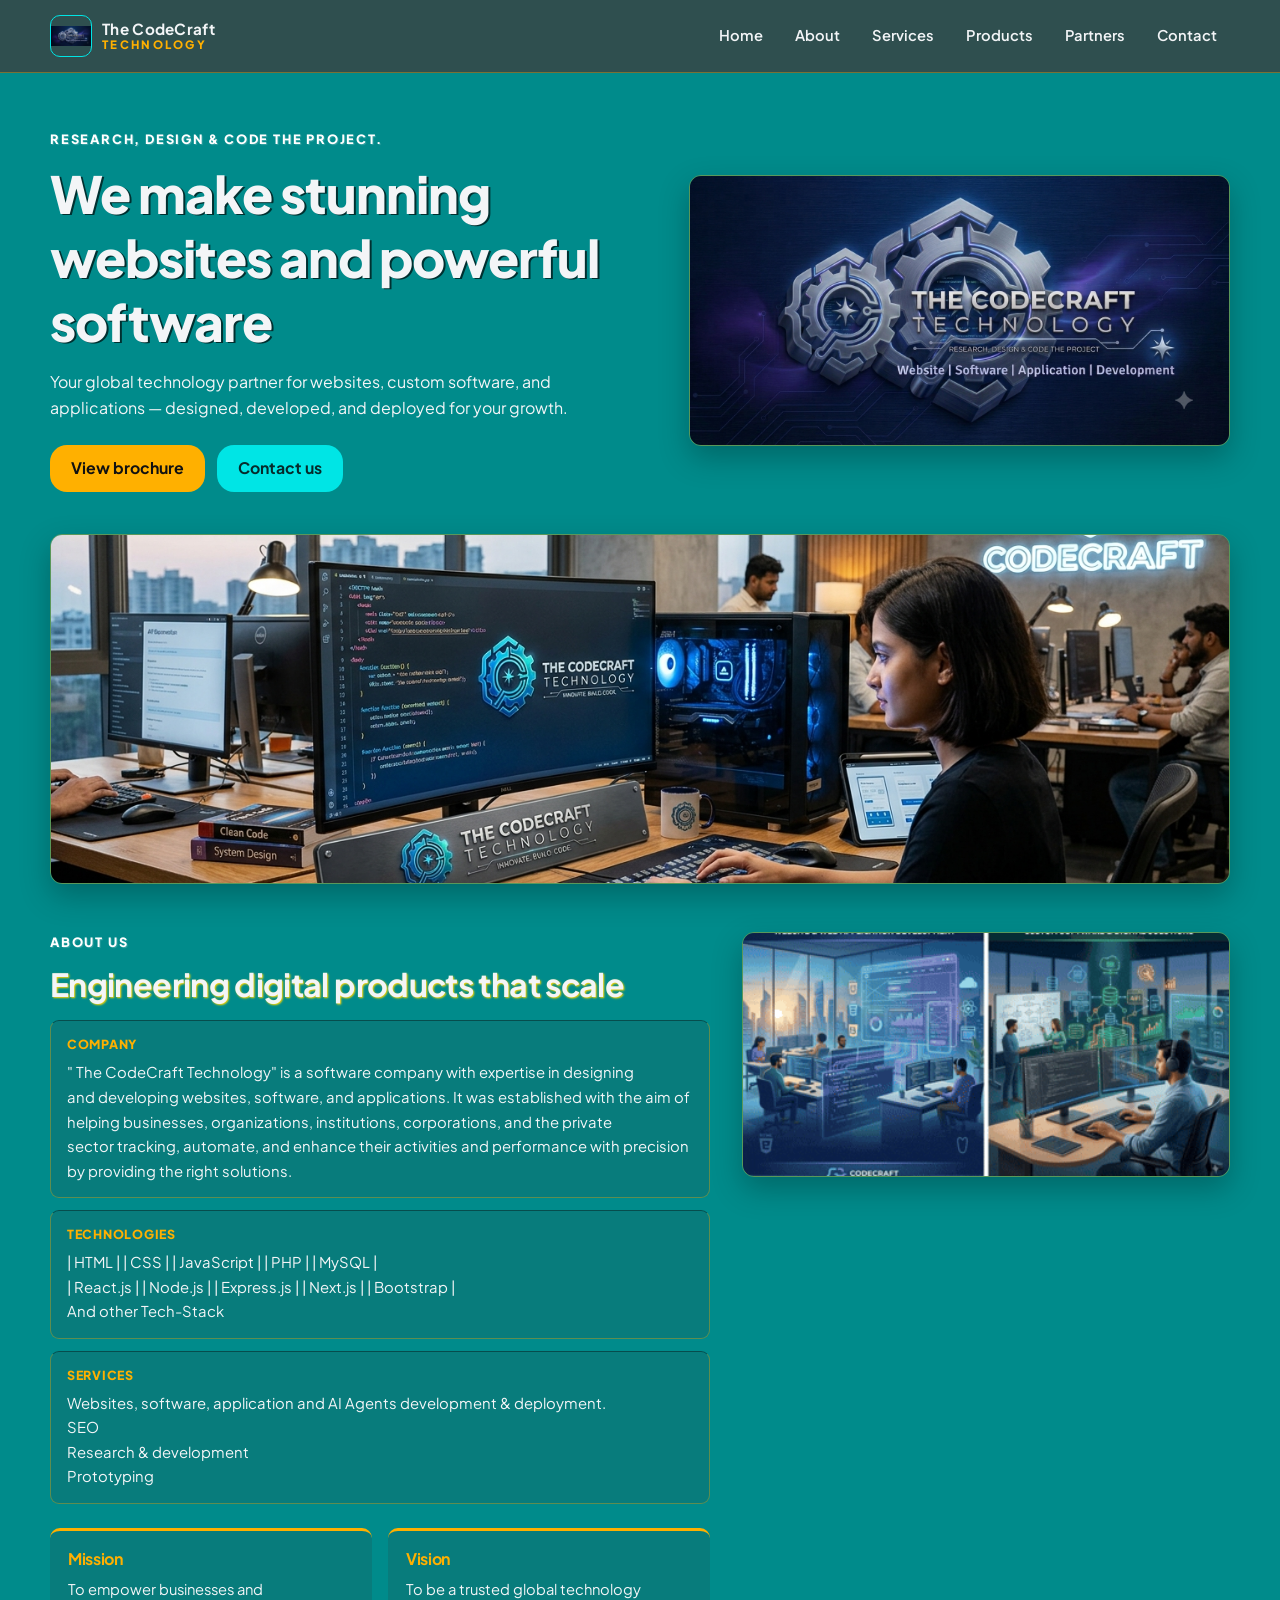
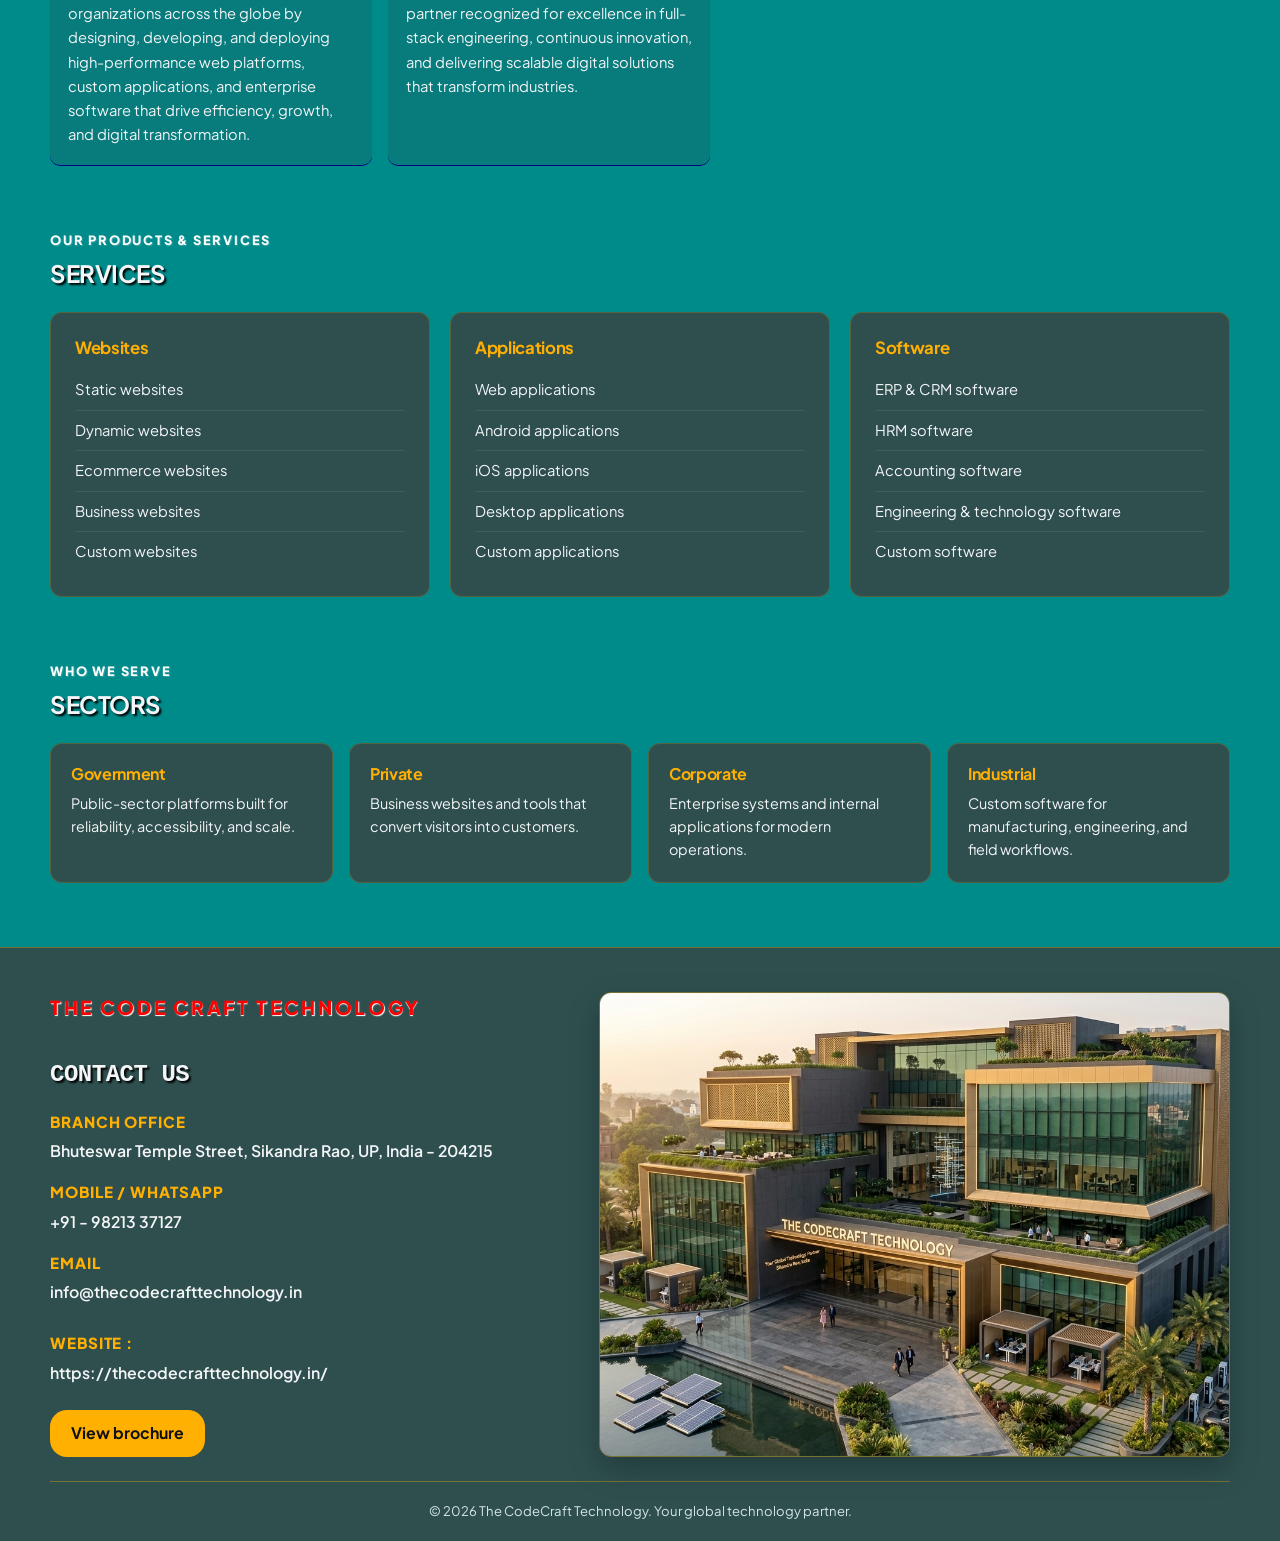
<file: index.html>
<!DOCTYPE html>
<html lang="en">
<head>
  <meta charset="UTF-8">
  <meta name="viewport" content="width=device-width, initial-scale=1.0">
  <meta name="description" content="The CodeCraft Technology — custom websites, software, and applications. Design, development, deployment, and SEO.">
  <meta name="keywords" content="web development, software development, application development, CodeCraft Technology">
  <meta name="author" content="The CodeCraft Technology">
  <title>The CodeCraft Technology</title>
  <link rel="preconnect" href="https://fonts.googleapis.com">
  <link rel="preconnect" href="https://fonts.gstatic.com" crossorigin>
  <link href="https://fonts.googleapis.com/css2?family=Plus+Jakarta+Sans:wght@400;500;600;700;800&display=swap" rel="stylesheet">
  <link rel="stylesheet" href="style.css">
  <style>
    /* Sticky Header Implementation */
    /*.site-header {
      position: sticky;
      top: 0;
      z-index: 1000;
      background-color: teal; /* Ensure this matches your site's background color */
      box-shadow: 0 2px 5px rgba(0,0,0,0.1); /* Optional: adds a subtle shadow when scrolling */
   } */
  </style>
</head>
<body>

  <a class="skip-link" href="#main">Skip to content</a>

  <header class="site-header">
    <div class="header-inner">
      <a class="brand" href="index.html">
        <span class="brand-mark"><img src="IMLH.png" alt="header-logo"></span>
        <span class="brand-text">
        <strong>The CodeCraft</strong>
          <span>Technology</span>
        </span>
      </a>

      <input type="checkbox" id="nav-toggle" class="nav-toggle" hidden>
      <label for="nav-toggle" class="nav-toggle-btn" aria-label="Open menu">
        <span></span>
        <span></span>
        <span></span>
      </label>

      <nav class="menu" aria-label="Primary">
        <ul>
          <li><a href="index.html">Home</a></li>
          <li><a href="#about">About</a></li>
          <li><a href="#services">Services</a></li>
          <li><a href="products.html">Products</a></li>
          <li><a href="#partners">Partners</a></li>
          <li><a href="contact.html">Contact</a></li>
        </ul>
      </nav>
    </div>
  </header>

  <section class="hero" id="home">
    <div class="hero-copy">
      <p class="eyebrow">Research, Design & Code the project.</p>
      <h1>We make stunning websites and powerful software</h1>
      <p class="lede">Your global technology partner for websites, custom software, and applications — designed, developed, and deployed for your growth.</p>
      <div class="hero-actions">
        <a class="btn btn-primary" href="Brochure.pdf" target="_blank" rel="noopener">View brochure</a>
        <a class="btn btn-ghost" href="contact.html">Contact us</a>
      </div>
    </div>
    <div class="hero-visual">
      <img src="IM.png" class="display-image" alt="The CodeCraft Technology — website, software, and application development">
    </div>
  </section>

  <figure class="banner">
    <img src="IM-4.png" alt="CodeCraft studio — teams building websites, software, and applications">
  </figure>

  <main id="main">
    <section class="about" id="about">
      <div class="about-copy">
        <p class="eyebrow">About us</p>
        <h2>Engineering digital products that scale</h2>
        <dl class="about-facts">
          <div>
            <dt>Company</dt>
            <dd>" The CodeCraft Technology" is a software company with expertise in designing <br> 
              and developing websites, software, and applications. It was established with the aim of helping businesses, organizations, institutions, corporations, and the private <br>
              sector tracking, automate, and enhance their activities and performance with precision by providing the right solutions.
            </dd>
          </div>
          <div>
            <dt>Technologies</dt>
            <dd> | HTML |  | CSS |  | JavaScript |  | PHP |  | MySQL |  <br>
              | React.js |  | Node.js |  | Express.js |  | Next.js |  | Bootstrap | <br>
              And other Tech-Stack</dd>
          </div>
          <div>
            <dt>Services</dt>
            <dd>Websites, software, application and AI Agents development &amp; deployment.<br>
                SEO <br> Research & development <br> Prototyping</dd>
          </div>
        </dl>
        <div class="mission-grid">
          <article>
            <h3>Mission</h3>
            <p>To empower businesses and organizations across the globe by designing, developing, and deploying high-performance web platforms, custom applications, and enterprise software that drive efficiency, growth, and digital transformation.</p>
          </article>
          <article>
            <h3>Vision</h3>
            <p>To be a trusted global technology partner recognized for excellence in full-stack engineering, continuous innovation, and delivering scalable digital solutions that transform industries.</p>
          </article>
        </div>
      </div>
      <div class="about-visual">
        <img src="Animation.gif" alt="CodeCraft product animation">
      </div>
    </section>

    <section class="services" id="services">
      <div class="section-head">
        <p class="eyebrow">Our products & services</p>
        <h2>SERVICES</h2>
      </div>
      <div class="service-grid">
        <article class="card">
          <h3><a href="Brochure.pdf" target="_blank" rel="noopener">Websites</a></h3>
          <ul>
            <li>Static websites</li>
            <li>Dynamic websites</li>
            <li>Ecommerce websites</li>
            <li>Business websites</li>
            <li>Custom websites</li>
          </ul>
        </article>
        <article class="card">
          <h3><a href="Brochure.pdf" target="_blank" rel="noopener">Applications</a></h3>
          <ul>
            <li>Web applications</li>
            <li>Android applications</li>
            <li>iOS applications</li>
            <li>Desktop applications</li>
            <li>Custom applications</li>
          </ul>
        </article>
        <article class="card">
          <h3><a href="Brochure.pdf" target="_blank" rel="noopener">Software</a></h3>
          <ul>
            <li>ERP &amp; CRM software</li>
            <li>HRM software</li>
            <li>Accounting software</li>
            <li>Engineering &amp; technology software</li>
            <li>Custom software</li>
          </ul>
        </article>
      </div>
    </section>

    <section class="partners" id="partners">
      <div class="section-head">
        <p class="eyebrow">Who we serve</p>
        <h2>SECTORS</h2>
      </div>
      <div class="partner-grid">
        <article class="partner-card">
          <h3>Government</h3>
          <p>Public-sector platforms built for reliability, accessibility, and scale.</p>
        </article>
        <article class="partner-card">
          <h3>Private</h3>
          <p>Business websites and tools that convert visitors into customers.</p>
        </article>
        <article class="partner-card">
          <h3>Corporate</h3>
          <p>Enterprise systems and internal applications for modern operations.</p>
        </article>
        <article class="partner-card">
          <h3>Industrial</h3>
          <p>Custom software for manufacturing, engineering, and field workflows.</p>
        </article>
      </div>
    </section>
  </main>

  <footer class="footer" id="contact">
    <div class="footer-grid">
      <div class="contact-panel">
        <span class="eyebrow">The Code Craft Technology</span>
        <br><br>
        <code><h2>CONTACT US</h2></code>
        <ul class="contact-list">
          <li>
            <span>Branch office</span>
            <strong>Bhuteswar Temple Street, Sikandra Rao, UP, India - 204215</strong>
          </li>
          <li>
            <span>Mobile / WhatsApp</span>
            <a href="tel:+919821337127">+91 - 98213 37127</a>
          </li>
          <li>
            <span>Email</span>
            <a href="mailto:info@thecodecrafttechnology.in">info@thecodecrafttechnology.in</a><br><br>
            <span>Website :</span>
            <a href="https://thecodecrafttechnology.in/" target="_blank">https://thecodecrafttechnology.in/</a>
          </li>
        </ul>
        <a class="btn btn-primary" href="Brochure.pdf" target="_blank" rel="noopener">View brochure</a>
      </div>
      <div class="footer-visual">
        <img src="CCDB.png" alt="The CodeCraft Technology — your global technology partner">
      </div>
    </div>
    <p class="copyright">© 2026 The CodeCraft Technology. Your global technology partner.</p>
  </footer>

</body>
</html>
</file>
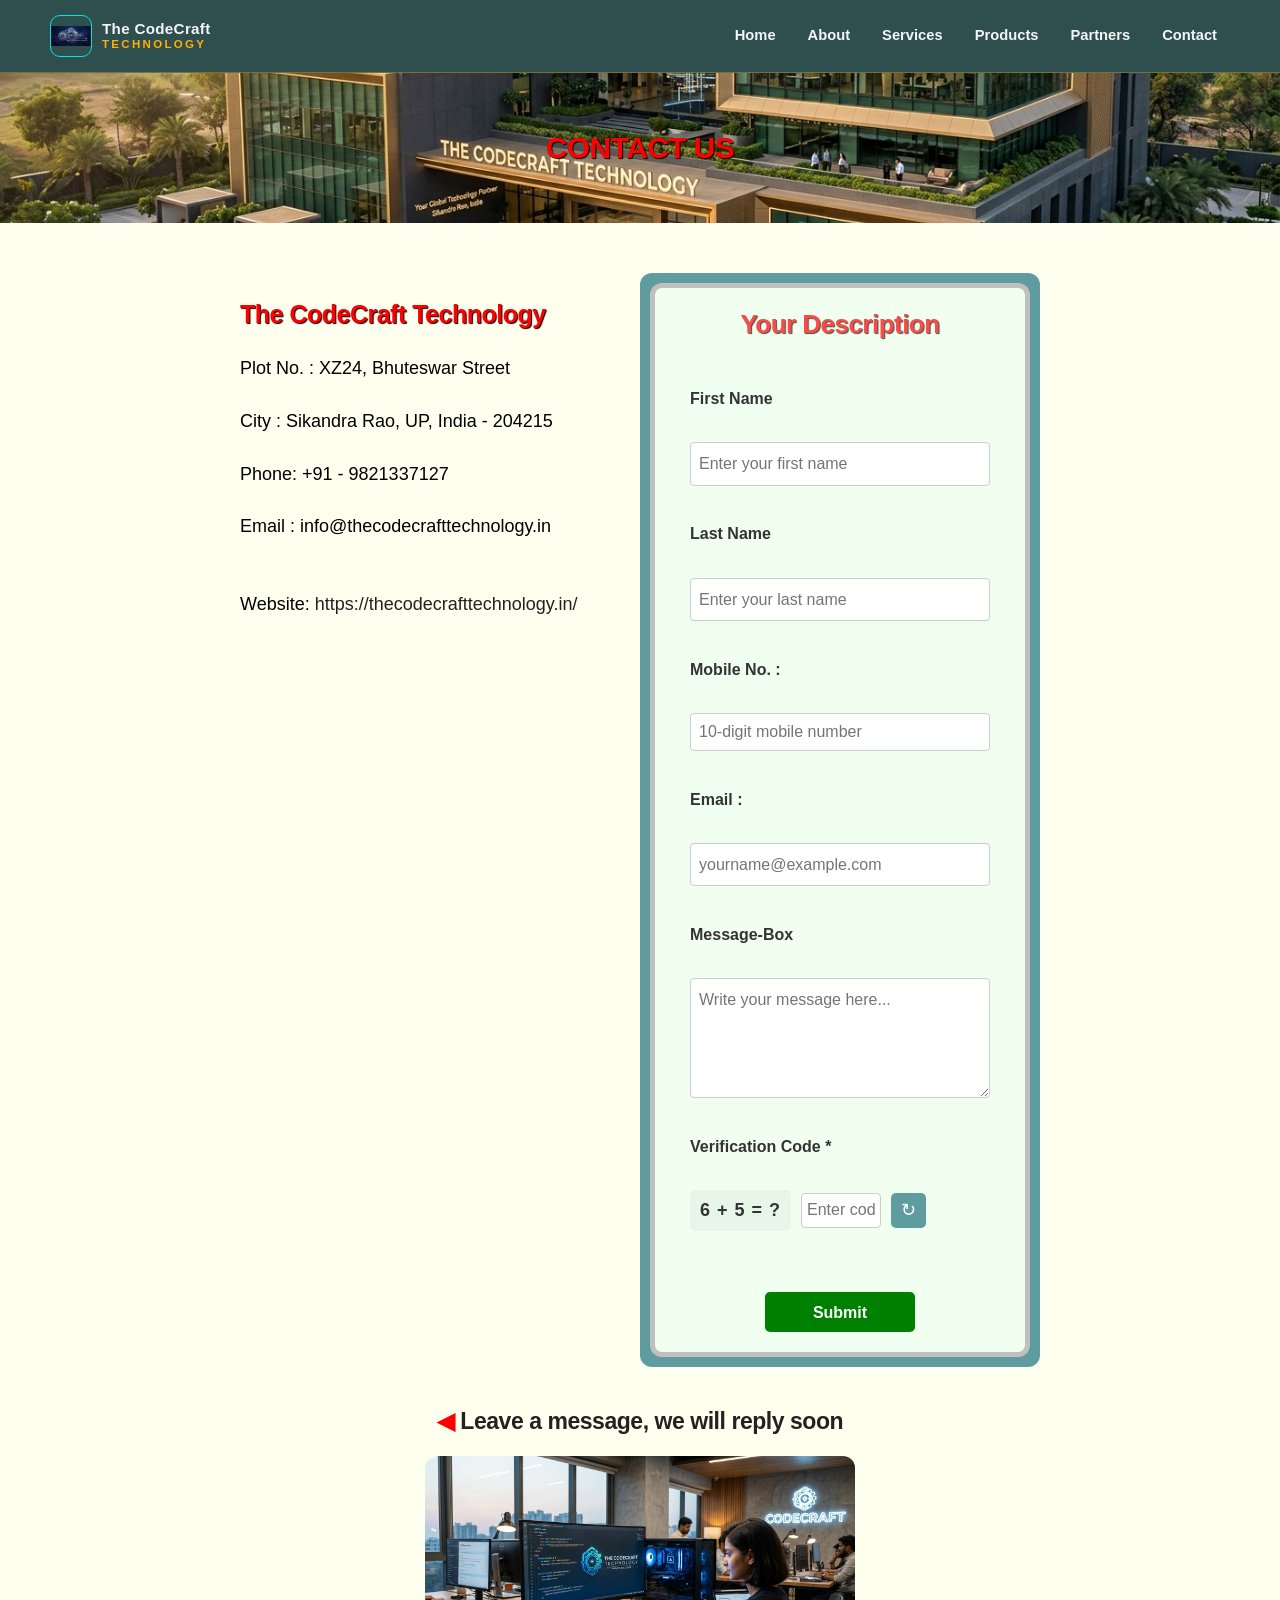
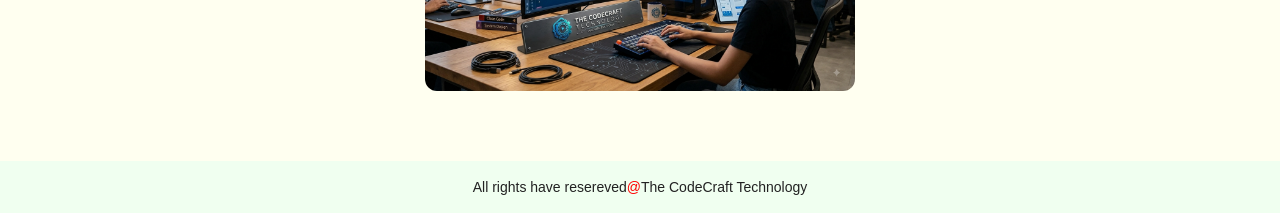
<file: contact.html>
<!DOCTYPE html>
<html lang="en">
<head>
    <meta charset="UTF-8">
    <meta name="viewport" content="width=device-width, initial-scale=1.0">
    <title>Contact Us</title>
    <link rel="stylesheet" href="style.css">  
    <link rel="stylesheet" href="contact.css"> 
</head>
<body>
       <div id="header"></div> 
  
    <div id="header_contact">
        <h1>CONTACT US</h1>
    </div>
  
   <div id="contactMe">
    <div class="address">
        <br>
        <h2>The CodeCraft Technology</h2>
        <br>
        <p>Plot No. : XZ24, Bhuteswar Street</p><br>
        <p>City : Sikandra Rao, UP, India - 204215</p><br>
        <p>Phone: +91 - 9821337127</p><br>
        <p>Email : info@thecodecrafttechnology.in</p><br><br>
        <p>Website: <a href="https://thecodecrafttechnology.in/" target="_blank">https://thecodecrafttechnology.in/</a></p>
    </div>
    <div class="formInfo">
        <form id="userform" novalidate>
            <!-- Formspree के लिए ज़रूरी हिडन फील्ड्स -->
            <input type="hidden" name="_subject" value="New Contact Form Submission - The CodeCraft Technology">
            <input type="hidden" name="_replyto" id="_replyto" value="">
            
            <h2>Your Description</h2>
            <br>
            
            <!-- Label aur Input ka connection id se hota hai -->
            <label for="name">First Name</label>
            <br>
            <input type="text" name="name" id="name" class="name" autocomplete="given-name" placeholder="Enter your first name">
            <br>
            
            <label for="lastname">Last Name</label>
            <br>
            <input type="text" name="lastname" id="lastname" class="lastname" autocomplete="family-name" placeholder="Enter your last name">
            <br>
            
            <label for="mobile">Mobile No. :</label>
            <br>
            <input type="text" name="mobile" id="mobile" class="number" inputmode="numeric" autocomplete="tel" placeholder="10-digit mobile number">
            <br>
            
            <label for="email">Email :</label>
            <br>
            <input type="email" name="email" id="email" class="email" autocomplete="email" placeholder="yourname@example.com">
            <br>
            
            <label for="message-box">Message-Box</label>
            <br>
            <textarea id="message-box" class="Message-Box" name="message" maxlength="500" placeholder="Write your message here..."></textarea>
            <br>

            <!-- Authentication: simple verification code -->
            <label for="captcha-input">Verification Code *</label>
            <br>
            <div class="captcha-row">
                <span id="captcha-question">0 + 0 = ?</span>
                <input type="text" id="captcha-input" class="captcha-input" inputmode="numeric" autocomplete="off" placeholder="Enter code">
                <button type="button" id="captcha-refresh" title="New code">&#8635;</button>
            </div>
            <span id="captcha-error" class="error-message"></span>
            <span id="captcha-value" hidden></span>
            <br>
            
            <button type="submit" class="submit">Submit</button>
            <span id="form-success" class="form-success"></span>
        </form> 
    </div>
    <div class="form_image">
        <h3> <strong style="color:red">◀</strong> Leave a message, we will reply soon</h3>
        <img src="IM-4.png" alt="image" id="reply_image">
    </div>

   </div>
   <div class="bottom">
    <p>All rights have resereved<font style="color:red">@</font>The CodeCraft Technology</p>
   </div>


<script src="header.js"></script>
<script src="contact.js"></script>
</body>
</html>
</file>
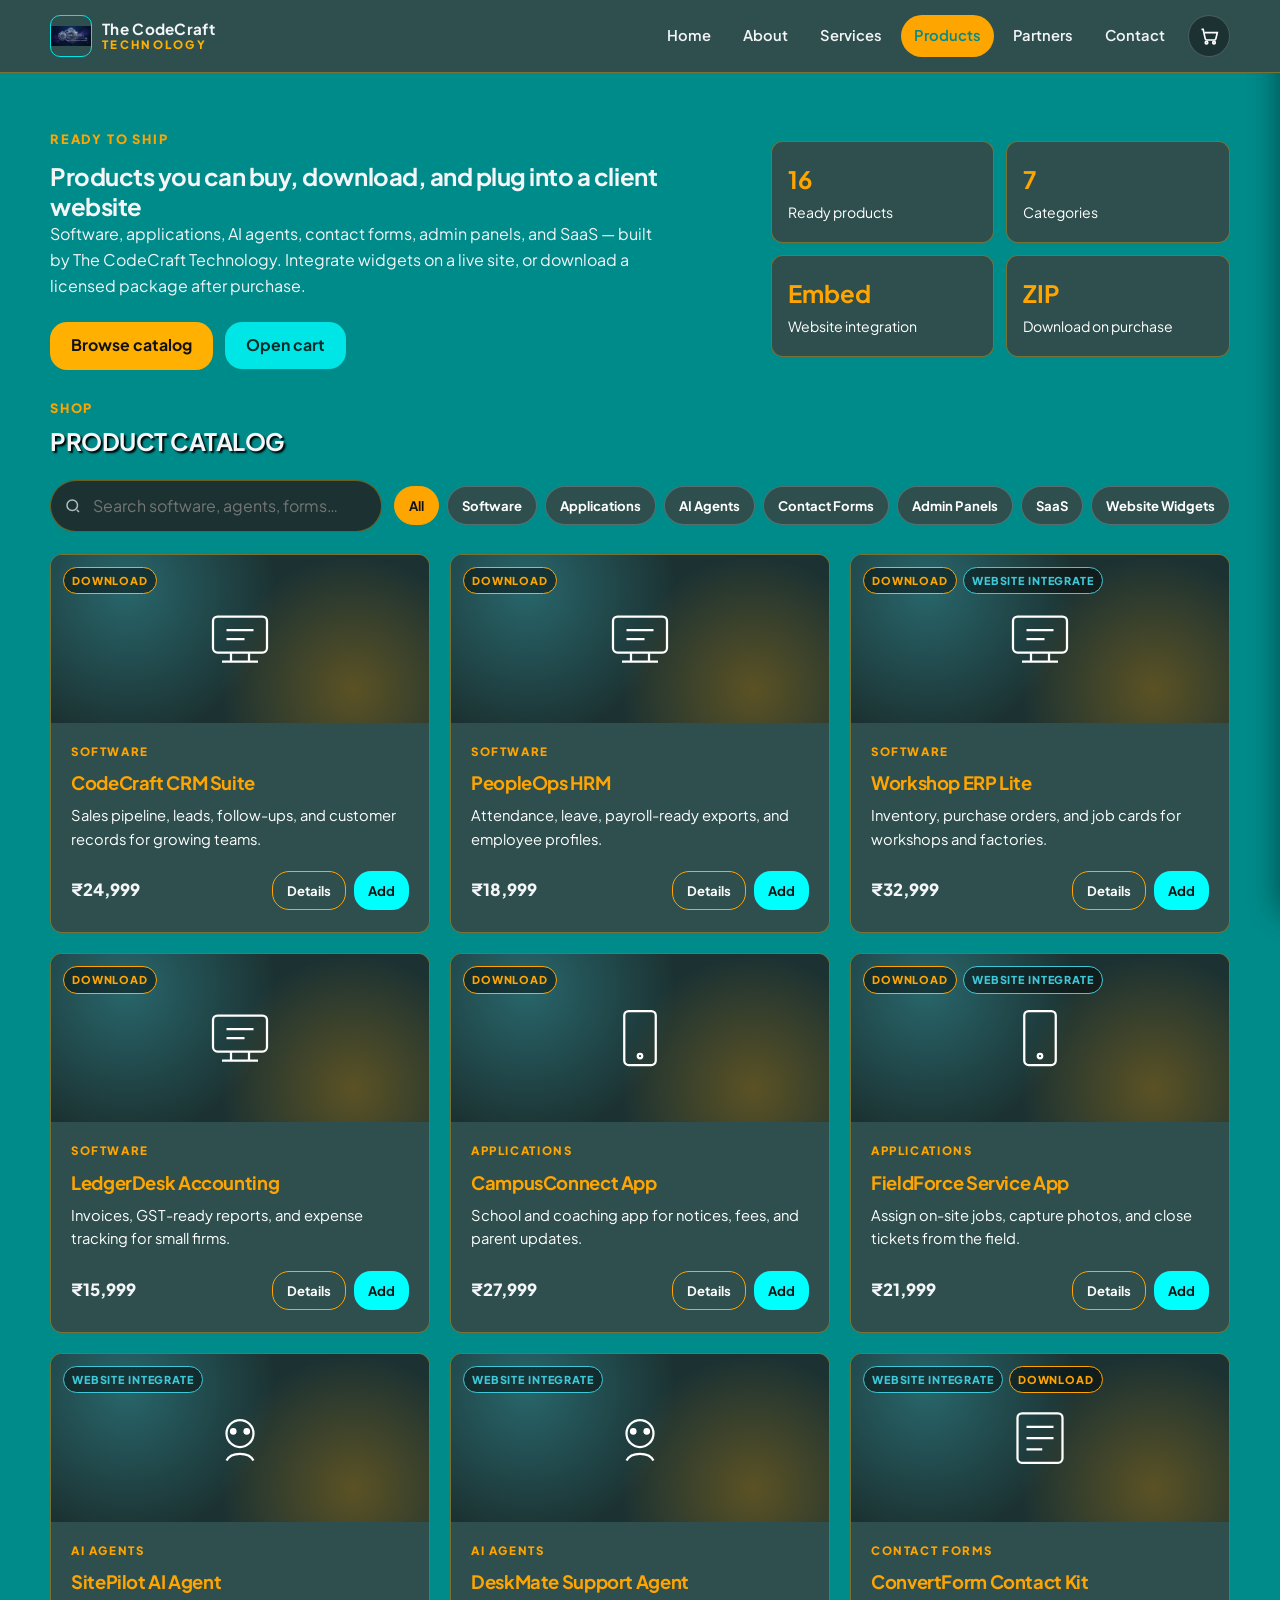
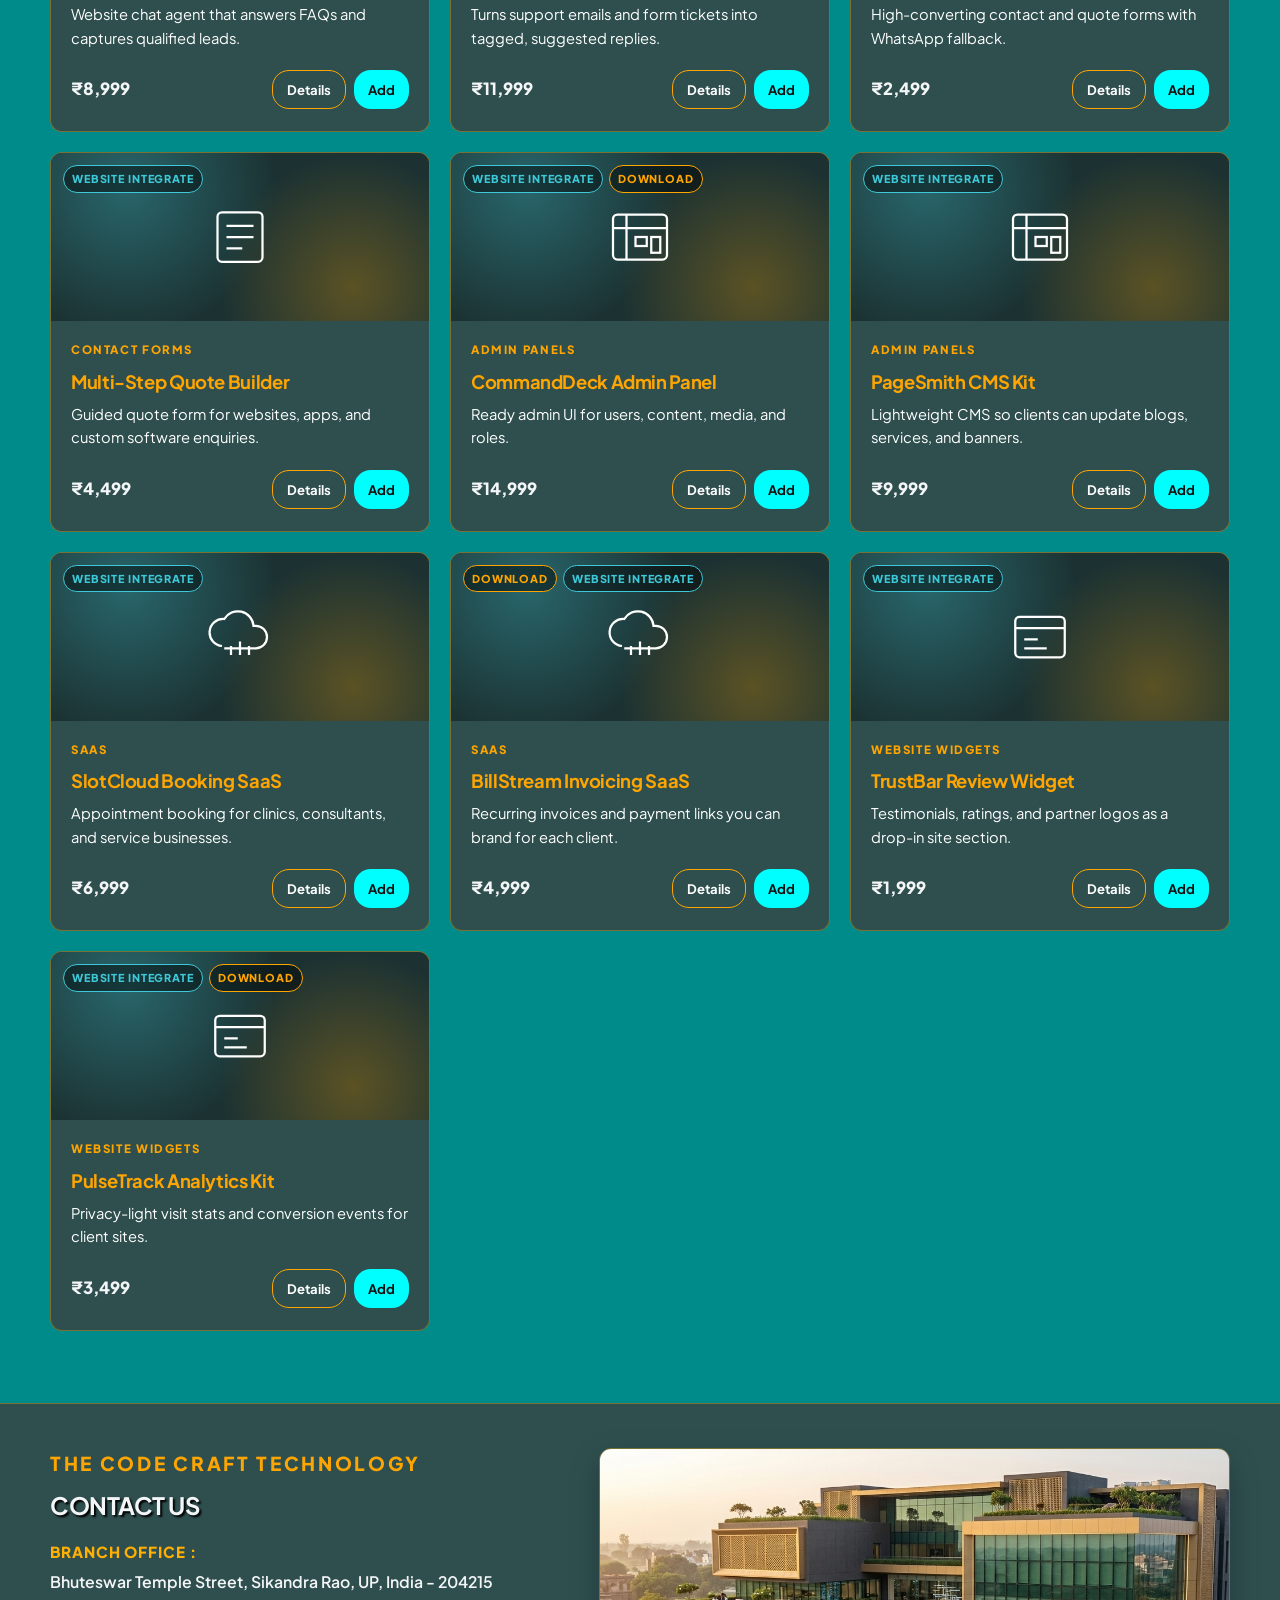
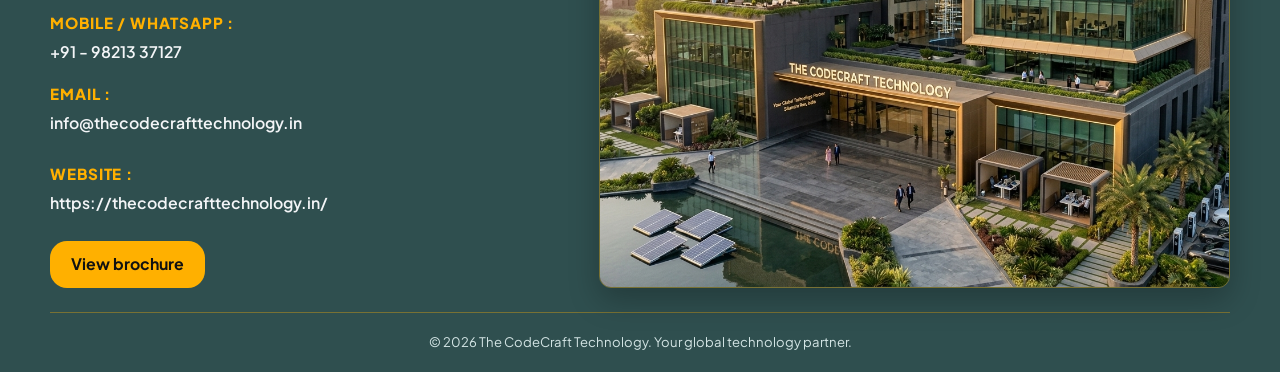
<file: products.html>
<!DOCTYPE html>
<html lang="en">
<head>
  <meta charset="UTF-8">
  <meta name="viewport" content="width=device-width, initial-scale=1.0">
  <meta name="description" content="CodeCraft products — software, applications, AI agents, contact forms, admin panels, and SaaS you can buy, download, or embed on a client website.">
  <meta name="keywords" content="software products, SaaS, AI agents, admin panels, contact forms, CodeCraft Technology">
  <meta name="author" content="The CodeCraft Technology">
  <title>Products — The CodeCraft Technology</title>
  <link rel="preconnect" href="https://fonts.googleapis.com">
  <link rel="preconnect" href="https://fonts.gstatic.com" crossorigin>
  <link href="https://fonts.googleapis.com/css2?family=Plus+Jakarta+Sans:wght@400;500;600;700;800&display=swap" rel="stylesheet">
  <link rel="stylesheet" href="style.css">
  <link rel="stylesheet" href="products.css">
</head>
<body class="products-page">
  <a class="skip-link" href="#main">Skip to content</a>
  <header class="site-header">
    <div class="header-inner">
      <a class="brand" href="index.html">
        <span class="brand-mark"><img src="IMLH.png" alt="The CodeCraft Technology logo"></span>
        <span class="brand-text">
          <strong>The CodeCraft</strong>
          <span>Technology</span>
        </span>
      </a>

      <input type="checkbox" id="nav-toggle" class="nav-toggle" hidden>
      <label for="nav-toggle" class="nav-toggle-btn" aria-label="Open menu">
        <span></span>
        <span></span>
        <span></span>
      </label>

      <div class="header-actions">
        <nav class="menu" aria-label="Primary">
          <ul>
            <li><a href="index.html">Home</a></li>
            <li><a href="index.html#about">About</a></li>
            <li><a href="index.html#services">Services</a></li>
            <li><a href="products.html" aria-current="page">Products</a></li>
            <li><a href="index.html#partners">Partners</a></li>
            <li><a href="contact.html">Contact</a></li>
          </ul>
        </nav>
        <button type="button" class="cart-btn" data-open-cart aria-label="Open shopping cart">
          <svg width="20" height="20" viewBox="0 0 24 24" fill="none" stroke="currentColor" stroke-width="2" aria-hidden="true">
            <circle cx="9" cy="20" r="1.5"></circle>
            <circle cx="18" cy="20" r="1.5"></circle>
            <path d="M3 4h2l2.4 11.2a2 2 0 0 0 2 1.6h8.8a2 2 0 0 0 2-1.5L22 8H7"></path>
          </svg>
          <span class="cart-count" id="cart-count" data-empty="true">0</span>
        </button>
      </div>
    </div>
  </header>
  <section class="products-hero">
    <div>
      <p class="eyebrow">Ready to ship</p>
      <h1>Products you can buy, download, and plug into a client website</h1>
      <p class="lede">Software, applications, AI agents, contact forms, admin panels, and SaaS — built by The CodeCraft Technology. Integrate widgets on a live site, or download a licensed package after purchase.</p>
      <div class="hero-actions">
        <a class="btn btn-primary" href="#catalog">Browse catalog</a>
        <button type="button" class="btn btn-ghost" data-open-cart>Open cart</button>
      </div>
    </div>
    <div class="hero-stats" aria-label="Catalog highlights">
      <div class="hero-stat"><strong>16</strong><span>Ready products</span></div>
      <div class="hero-stat"><strong>7</strong><span>Categories</span></div>
      <div class="hero-stat"><strong>Embed</strong><span>Website integration</span></div>
      <div class="hero-stat"><strong>ZIP</strong><span>Download on purchase</span></div>
    </div>
  </section>

  <main id="main">
    <section class="catalog-wrap" id="catalog">
      <div class="section-head">
        <p class="eyebrow">Shop</p>
        <h2>PRODUCT CATALOG</h2>
      </div>

      <div class="catalog-toolbar">
        <label class="search-box">
          <svg width="18" height="18" viewBox="0 0 24 24" fill="none" stroke="currentColor" stroke-width="2" aria-hidden="true">
            <circle cx="11" cy="11" r="7"></circle>
            <path d="M20 20l-3-3"></path>
          </svg>
          <input id="product-search" type="search" placeholder="Search software, agents, forms…" autocomplete="off">
        </label>
        <div class="filters" id="filters" role="tablist" aria-label="Product categories"></div>
      </div>

      <div class="product-grid" id="product-grid"></div>
    </section>
  </main>

  <footer class="footer" id="contact">
    <div class="footer-grid">
      <div class="contact-panel">
        <p class="eyebrow">THE CODE CRAFT TECHNOLOGY</p>
        <h2>CONTACT US</h2>
        <ul class="contact-list">
          <li>
            <span>Branch office :</span>
            <strong>Bhuteswar Temple Street, Sikandra Rao, UP, India - 204215</strong>
          </li>
          <li>
            <span>Mobile / WhatsApp :</span>
            <a href="tel:+919821337127">+91 - 98213 37127</a>
          </li>
          <li>
            <span>Email :</span>
            <a href="mailto: info@thecodecrafttechnology.in">info@thecodecrafttechnology.in</a><br><br>
            <span>Website :</span>
            <a href="https://thecodecrafttechnology.in/" target="_blank">https://thecodecrafttechnology.in/</a>
          </li>
        </ul>
        <a class="btn btn-primary" href="Brochure.pdf" target="_blank" rel="noopener">View brochure</a>
      </div>
      <div class="footer-visual">
        <img src="CCDB.png" alt="The CodeCraft Technology — your global technology partner">
      </div>
    </div>
    <p class="copyright">© 2026 The CodeCraft Technology. Your global technology partner.</p>
  </footer>

  <div class="overlay" id="overlay"></div>

  <aside class="product-panel" id="product-panel" aria-hidden="true" role="dialog" aria-label="Product details">
    <div class="panel-head">
      <h2>Product details</h2>
      <button type="button" class="icon-btn" data-close aria-label="Close details">×</button>
    </div>
    <div id="panel-body"></div>
  </aside>

  <aside class="cart-drawer" id="cart-drawer" aria-hidden="true" role="dialog" aria-label="Shopping cart">
    <div class="panel-head">
      <h2>Shopping cart</h2>
      <button type="button" class="icon-btn" data-close aria-label="Close cart">×</button>
    </div>
    <ul class="cart-list" id="cart-list"></ul>
    <div class="cart-summary">
      <div class="cart-total-row">
        <span>Total</span>
        <span id="cart-total">₹0</span>
      </div>
      <p>Checkout sends your order to WhatsApp. After payment we email a download ZIP and/or an integration license key.</p>
      <form class="checkout-form" id="checkout-form">
        <label for="co-name">Name</label>
        <input id="co-name" name="name" required autocomplete="name">
        <label for="co-email">Email</label>
        <input id="co-email" name="email" type="email" required autocomplete="email">
        <label for="co-phone">Phone</label>
        <input id="co-phone" name="phone" type="tel" required autocomplete="tel">
        <label for="co-note">Note (optional)</label>
        <textarea id="co-note" name="note" rows="3" placeholder="Domain to integrate, or download preference"></textarea>
        <button type="submit" class="btn btn-primary">Buy via WhatsApp</button>
      </form>
    </div>
  </aside>

  <div class="toast" id="toast" role="status"></div>
  <script src="products.js"></script>
</body>
</html>
</file>
<file: style.css>
/* =========================================================
   THE CODECRAFT TECHNOLOGY
   Complete Responsive Stylesheet
   Desktop | Tablet | Mobile
========================================================= */

/* =========================
   1. CSS RESET & VARIABLES
========================= */

*,
*::before,
*::after {
  margin: 0;
  padding: 0;
  box-sizing: border-box;
}

:root {
  --bg: #008b8b;
  --surface: #151b22;
  --surface-2: #087c7c;
  --card-bg: #2f4f4f;
  --footer-bg: #2f4f4f;

  --gold: #ffb000;
  --gold-soft: #ffd166;
  --cyan: #00e5e5;

  --text: #f3f5f7;
  --muted: #d4e5e5;

  --line: rgba(255, 176, 0, 0.35);
  --shadow: 0 12px 30px rgba(0, 0, 0, 0.25);

  --radius: 12px;
  --max: 1180px;
}

/* =========================
   2. GLOBAL STYLES
========================= */

html {
  scroll-behavior: smooth;
  scroll-padding-top: 85px;
}

body {
  font-family: "Plus Jakarta Sans", "Segoe UI", sans-serif;
  background: var(--bg);
  color: var(--text);
  line-height: 1.6;
  min-width: 320px;
  overflow-wrap: break-word;
}

img {
  display: block;
  max-width: 100%;
  height: auto;
}

a {
  color: inherit;
}

button,
input,
textarea,
select {
  font: inherit;
}

button,
a {
  -webkit-tap-highlight-color: transparent;
}

h1,
h2,
h3 {
  line-height: 1.25;
  letter-spacing: -0.02em;
}

p {
  overflow-wrap: anywhere;
}

section {
  scroll-margin-top: 85px;
}

/* =========================
   3. ACCESSIBILITY
========================= */

.skip-link {
  position: absolute;
  left: 12px;
  top: -60px;
  z-index: 1000;

  background: var(--gold);
  color: #111;

  padding: 10px 14px;
  border-radius: 6px;

  font-weight: 700;
  text-decoration: none;
}

.skip-link:focus {
  top: 12px;
}

/* =========================
   4. HEADER & NAVIGATION
========================= */

.site-header {
  position: sticky;
  top: 0;
  z-index: 100;

  background: var(--footer-bg);
  border-bottom: 1px solid var(--line);

  backdrop-filter: blur(12px);
}

.header-inner {
  width: min(var(--max), calc(100% - 48px));
  min-height: 72px;

  margin-inline: auto;

  display: flex;
  align-items: center;
  justify-content: space-between;
  gap: 24px;
}

.brand {
  display: flex;
  align-items: center;
  gap: 10px;

  text-decoration: none;
  flex-shrink: 0;
}

.brand-mark {
  width: 42px;
  height: 42px;

  display: grid;
  place-items: center;

  border: 1px solid var(--cyan);
  border-radius: 10px;

  overflow: hidden;
  flex-shrink: 0;
}

.brand-mark img {
  width: 100%;
  height: 100%;
  object-fit: contain;
}

.brand-text {
  display: flex;
  flex-direction: column;
  line-height: 1.2;
}

.brand-text strong {
  font-size: 0.95rem;
  letter-spacing: 0.02em;
}

.brand-text span {
  color: var(--gold);

  font-size: 0.72rem;
  font-weight: 800;
  letter-spacing: 0.2em;
  text-transform: uppercase;
}

/* Desktop Navigation */

.menu ul {
  display: flex;
  align-items: center;
  gap: 6px;

  list-style: none;
}

.menu a {
  display: block;

  padding: 9px 13px;

  border-radius: 999px;

  color: var(--text);
  text-decoration: none;

  font-size: 0.92rem;
  font-weight: 600;

  transition:
    color 0.2s ease,
    background-color 0.2s ease;
}

.menu a:hover,
.menu a:focus-visible {
  color: #111;
  background: var(--gold);
  outline: none;
}

/* Hamburger Button */

.nav-toggle {
  position: absolute;
  width: 1px;
  height: 1px;
  opacity: 0;
  pointer-events: none;
}

.nav-toggle-btn {
  display: none;

  width: 42px;
  height: 42px;

  align-items: center;
  justify-content: center;
  flex-direction: column;
  gap: 5px;

  border: 1px solid var(--line);
  border-radius: 8px;

  cursor: pointer;
}

.nav-toggle-btn span {
  display: block;

  width: 22px;
  height: 2px;

  background: var(--text);
  border-radius: 2px;
}

.nav-toggle:focus-visible + .nav-toggle-btn {
  outline: 2px solid var(--cyan);
  outline-offset: 3px;
}

/* =========================
   5. COMMON CONTAINERS
========================= */

.hero,
.about,
.services,
.partners,
.footer-grid,
.copyright {
  width: min(var(--max), calc(100% - 48px));
  margin-inline: auto;
}

/* =========================
   6. SECTION LABELS
========================= */

.eyebrow {
  color: #ff4747;

  font-size: 0.8rem;
  font-weight: 800;
  letter-spacing: 0.14em;
  text-transform: uppercase;
  color:#fff;
  margin-bottom: 12px;
  text-shadow: 1px 1px 1px rgba(255, 255, 255, 0.2);
}

/* =========================
   7. HERO SECTION
========================= */

.hero {
  display: grid;
  grid-template-columns: minmax(0, 1.05fr) minmax(0, 0.95fr);

  align-items: center;
  gap: 40px;

  padding-top: 56px;
  padding-bottom: 42px;
}

.hero-copy {
  min-width: 0;
}

.hero h1 {
  font-family: "Plus Jakarta Sans", "Segoe UI", sans-serif;

  font-size: clamp(2rem, 4vw, 3.4rem);
  font-weight: 800;

  margin-bottom: 16px;

  text-shadow: 2px 1px 0 rgba(0, 0, 0, 0.65);
}

.lede {
  max-width: 48ch;

  color: var(--text);
  font-size: 1rem;

  margin-bottom: 24px;
}

.hero-actions {
  display: flex;
  align-items: center;
  flex-wrap: wrap;
  gap: 12px;
}

/* =========================
   8. BUTTONS
========================= */

.btn {
  display: inline-flex;
  align-items: center;
  justify-content: center;

  min-height: 37px;
  padding: 10px 20px;

  border: 1px solid transparent;
  border-radius: 17px;

  font-size: 0.99rem;
  font-weight: 700;

  text-decoration: none;
  text-align: center;

  transition:
    background-color 0.2s ease,
    color 0.2s ease,
    transform 0.2s ease;
}

.btn:hover {
  transform: translateY(-2px);
}

.btn-primary {
  background: var(--gold);
  color: #111;
}

.btn-primary:hover,
.btn-primary:focus-visible {
  background: var(--gold-soft);
  color: #111;
}

.btn-ghost {
  background: var(--cyan);
  color: #062b2b;
  height: 47px;
}

.btn-ghost:hover,
.btn-ghost:focus-visible {
  background: #a0ffff;
  color: #062b2b;
}

/* =========================
   9. IMAGE CONTAINERS
========================= */

.hero-visual,
.about-visual,
.footer-visual,
.banner {
  min-width: 0;
  overflow: hidden;
  border: 1px solid var(--line);
  border-radius: var(--radius);
  box-shadow: var(--shadow);
}

.hero-visual img,
.footer-visual img {
  display: block;
  width: 100%;
  height: 100%;
  object-fit: cover;
}

.hero-visual {
  min-height: 200px;
}

/* =========================
   MOTION - PICTURE (Premium Pan & Zoom)
========================= */

.banner {
    /* बराबर स्पेस के लिए */
    width: min(var(--max), calc(100% - 48px)); 
    margin-inline: auto; 
    margin-bottom: 48px;
    
    height: 350px;
    position: relative;
    border-radius: 12px;
    
    /* यह ज़रूरी है ताकि ज़ूम होती इमेज बाहर न निकले */
    overflow: hidden; 
}

.banner img {
    width: 100%;
    height: 100%;
    object-fit: cover;
    
    /* 20 सेकंड का बहुत ही स्मूद और धीमा एनीमेशन */
    animation: slowPanZoom 20s ease-in-out infinite alternate;
}

/* एनीमेशन का डिज़ाइन (Keyframes) */
@keyframes slowPanZoom {
    0% {
        transform: scale(1) translate(0, 0);
    }
    100% {
        /* इमेज 10% ज़ूम इन होगी और थोड़ी सी ऊपर-बाईं तरफ खिसकेगी */
        transform: scale(1.1) translate(-1.5%, -1.5%); 
    }
}

/* =========================
   10. ABOUT SECTION
========================= */

.about {
  display: grid;

  grid-template-columns:
    minmax(0, 1.15fr)
    minmax(0, 0.85fr);

  align-items: start;
  gap: 32px;

  padding-bottom: 64px;
}

.about-copy,
.about-visual {
  min-width: 0;
  width: 100%;
}

/* About Us label */

.about-copy .about-label {
  display: inline-block;

  width: auto;

  margin-bottom: 12px;
  padding: 3px 10px;

  color: var(--text);

  border: 2px solid var(--gold);
  border-radius: 8px;

  font-size: 0.8rem;
  font-weight: 800;

  text-align: center;
  white-space: normal;
}

/* About heading */

.about-copy h2 {
  color: var(--text);

  font-size: clamp(1.5rem, 2.6vw, 2rem);
  margin-bottom: 16px;

  text-shadow: 1px 1px 2px gold;
}

/* =========================
   11. COMPANY INFORMATION
========================= */

.about-facts {
  display: grid;
  gap: 12px;

  margin: 8px 0 24px;
}

.about-facts > div {
  min-width: 0;

  padding: 14px 16px;

  background: var(--surface-2);

  border: 1px solid var(--line);
  border-top: 1px solid #064d4d;

  border-radius: 9px;
}

.about-facts dt {
  margin-bottom: 5px;

  color: var(--gold);

  font-size: 0.78rem;
  font-weight: 800;

  letter-spacing: 0.06em;
  text-transform: uppercase;
}

.about-facts dd {
  color: var(--text);

  font-size: 0.93rem;
  line-height: 1.65;

  overflow-wrap: anywhere;
}

/* =========================
   12. MISSION & VISION
========================= */

.mission-grid {
  display: grid;

  grid-template-columns:
    repeat(2, minmax(0, 1fr));

  gap: 16px;
  width: 100%;
}

.mission-grid article {
  min-width: 0;
  width: 100%;

  padding: 18px;

  background: var(--surface-2);

  border-top: 3px solid var(--gold);
  border-bottom: 1px solid navy;

  border-radius: 10px;

  overflow-wrap: anywhere;
}

.mission-grid h3 {
  color: var(--gold);

  font-size: 1rem;
  margin-bottom: 8px;
}

.mission-grid p {
  color: var(--text);

  font-size: 0.92rem;
  line-height: 1.65;

  overflow-wrap: anywhere;
}

/* =========================
   13. ABOUT GIF VISUAL
========================= */

.about-visual {
  height: auto;
  align-self: start;

  overflow: hidden;

  border-radius: var(--radius);
  border: 1px solid var(--line);

  box-shadow: var(--shadow);
}

.about-visual img {
  display: block;

  width: 100%;
  height: auto;

  object-fit: contain;
}

/* =========================
   14. SECTION HEADINGS
========================= */

.section-head {
  margin-bottom: 24px;
}

.section-head .eyebrow {
  margin-bottom: 8px;
}

.section-head h2 {
  color: var(--text);

  font-family: "Plus Jakarta Sans", "Segoe UI", sans-serif;
  font-size: clamp(1.0rem, 2.0vw, 1.5rem);

  text-shadow: 2px 2px 2px #000;
}

/* =========================
   15. SERVICES SECTION
========================= */

.services {
  padding-bottom: 8px;
}

.service-grid {
  display: grid;

  grid-template-columns:
    repeat(3, minmax(0, 1fr));

  gap: 20px;

  padding-bottom: 56px;
}

.card {
  min-width: 0;

  padding: 24px;

  background: var(--card-bg);

  border: 1px solid rgba(255, 176, 0, 0.18);
  border-radius: var(--radius);

  transition:
    transform 0.25s ease,
    border-color 0.25s ease;
}

.card:hover {
  transform: translateY(-4px);
  border-color: var(--gold);
}

.card h3 {
  margin-bottom: 12px;

  color: var(--gold);
  font-size: 1.05rem;
}

.card h3 a {
  color: var(--gold);
  text-decoration: none;
}

.card h3 a:hover {
  color: var(--gold-soft);
}

.card ul {
  list-style: none;
  margin-top: 8px;
}

.card li {
  padding: 8px 0;

  color: var(--text);
  font-size: 0.92rem;

  border-bottom: 1px solid rgba(255, 255, 255, 0.08);
}

.card li:last-child {
  border-bottom: none;
}

/* =========================
   16. SECTORS SECTION
========================= */

.partners {
  padding-bottom: 8px;
}

.partner-grid {
  display: grid;

  grid-template-columns:
    repeat(4, minmax(0, 1fr));

  gap: 16px;

  padding-bottom: 56px;
}

.partner-card {
  min-width: 0;

  padding: 20px;

  background: var(--card-bg);

  border: 1px solid rgba(255, 176, 0, 0.18);
  border-radius: var(--radius);

  transition:
    transform 0.25s ease,
    border-color 0.25s ease;
}

.partner-card:hover {
  transform: translateY(-4px);
  border-color: var(--gold);
}

.partner-card h3 {
  margin-bottom: 8px;

  color: var(--gold);
  font-size: 1rem;
}

.partner-card p {
  color: var(--text);

  font-size: 0.9rem;
  line-height: 1.6;
}

/* =========================
   17. FOOTER
========================= */

.footer {
  background: var(--footer-bg);

  border-top: 1px solid var(--line);

  padding: 44px 0 20px;
}

.footer-grid {
  display: grid;

  grid-template-columns:
    minmax(0, 0.9fr)
    minmax(0, 1.1fr);

  align-items: stretch;
  gap: 32px;
}

.contact-panel {
  min-width: 0;
}

.contact-panel > .eyebrow {
  display: inline-block;
  margin-bottom: 12px;
  font-size: larger;
  text-shadow: 0.5px 0.5px 1px #fff;
  font-weight: 2000;
  color:red;
}

.contact-panel h2 {
  margin-bottom: 20px;

  font-size: 1.5rem;

  text-shadow: 2px 2px 2px #000;
}

.contact-list {
  list-style: none;
  margin: 8px 0 24px;
}

.contact-list li {
  margin-bottom: 16px;
  min-width: 0;
}

.contact-list li > span {
  display: block;

  margin-bottom: 4px;

  color: var(--gold);

  font-size: 0.95rem;
  font-weight: 800;

  letter-spacing: 0.06em;
  text-transform: uppercase;
}

.contact-list a,
.contact-list strong {
  color: var(--text);

  font-size: 0.99rem;
  font-weight: 600;

  text-decoration: none;

  overflow-wrap: anywhere;
}

.contact-list a:hover {
  color: var(--gold-soft);
}

.footer-visual {
  min-height: 220px;
}

.footer-visual img {
  display: block;

  width: 100%;
  height: 100%;

  object-fit: cover;
}

/* =========================
   18. COPYRIGHT
========================= */

.copyright {
  margin-top: 24px;
  padding-top: 18px;

  border-top: 1px solid var(--line);

  color: var(--muted);

  font-size: 0.82rem;
  text-align: center;
}

/* =========================
   19. TABLET RESPONSIVENESS
========================= */

@media (max-width: 1024px) {

  .header-inner,
  .hero,
  .about,
  .services,
  .partners,
  .footer-grid,
  .copyright {
    width: calc(100% - 40px);
  }

  .hero {
    gap: 28px;
  }

  .about {
    gap: 24px;
  }

  .service-grid {
    gap: 16px;
  }

  .card {
    padding: 20px;
  }

  .partner-grid {
    grid-template-columns:
      repeat(2, minmax(0, 1fr));
  }

  /* Tablet Banner Fix */
  .banner {
    width: calc(100% - 40px);
    height: 240px;
  }
}

/* =========================
   20. MOBILE NAVIGATION
========================= */

@media (max-width: 768px) {

  .header-inner {
    width: calc(100% - 28px);
    min-height: 64px;
    gap: 12px;
  }

  .brand-mark {
    width: 38px;
    height: 38px;
  }

  .brand-text strong {
    font-size: 0.85rem;
  }

  .brand-text span {
    font-size: 0.65rem;
    letter-spacing: 0.16em;
  }

  .nav-toggle-btn {
    display: flex;
    flex-shrink: 0;
  }

  .menu {
    position: absolute;

    top: 100%;
    left: 0;
    right: 0;

    display: none;

    background: var(--footer-bg);

    border-bottom: 1px solid var(--line);
    box-shadow: var(--shadow);
  }

  /* Checkbox controls the mobile menu */

  .nav-toggle:checked ~ .menu {
    display: block;
  }

  .menu ul {
    display: flex;
    flex-direction: column;
    align-items: stretch;

    gap: 4px;

    padding: 12px 16px 16px;
  }

  .menu a {
    padding: 12px 14px;
    border-radius: 8px;
  }

  /* Main container widths */

  .hero,
  .about,
  .services,
  .partners,
  .footer-grid,
  .copyright {
    width: calc(100% - 32px);
  }

  /* Hero */

  .hero {
    grid-template-columns: minmax(0, 1fr);

    gap: 24px;

    padding-top: 36px;
    padding-bottom: 32px;
  }

  .hero h1 {
    font-size: clamp(1.9rem, 7vw, 2.6rem);
    margin-bottom: 14px;
  }

  .lede {
    font-size: 0.95rem;
    margin-bottom: 20px;
  }

  .hero-visual {
    min-height: 0;
  }

  .hero-visual img {
    width: 100%;
    height: auto;
    object-fit: contain;
  }

  .btn {
    min-height: 42px;
    padding: 10px 16px;
  }

  /* Mobile Banner Fix (Spacing & Size) */
  .banner {
    width: calc(100% - 32px);
    height: auto;
    aspect-ratio: 16 / 9;
    margin-bottom: 36px;
  }

  .banner img {
    width: 100%;
    height: 100%;
    object-fit: cover;
  }

  /* About section */

  .about {
    grid-template-columns: minmax(0, 1fr);

    gap: 24px;

    padding-bottom: 40px;
  }

  .about-copy,
  .about-visual {
    width: 100%;
    min-width: 0;
  }

  .about-copy h2 {
    font-size: 1.55rem;
  }

  .about-facts {
    gap: 12px;
    margin-bottom: 20px;
  }

  .about-facts > div {
    padding: 13px;
  }

  .about-facts dd {
    font-size: 0.9rem;
  }

  /* Mission and Vision */

  .mission-grid {
    grid-template-columns: minmax(0 ,1fr);
    gap: 14px;
    width: 100%;
  }

  .mission-grid article {
    width: 100%;
    min-width: 0;
    padding: 16px;
  }

  .mission-grid p {
    font-size: 0.92rem;
    overflow-wrap: anywhere;
  }

  /* GIF appears after Mission and Vision */

  .about-visual {
    height: auto;
    align-self: start;
  }

  .about-visual img {
    display: block;

    width: 100%;
    height: auto;

    object-fit: contain;
  }

  /* Services */

  .section-head {
    margin-bottom: 20px;
  }

  .service-grid {
    grid-template-columns: minmax(0, 1fr);

    gap: 16px;
    padding-bottom: 40px;
  }

  .card {
    padding: 20px;
  }

  /* Sectors */

  .partner-grid {
    grid-template-columns: minmax(0, 1fr);

    gap: 14px;
    padding-bottom: 40px;
  }

  .partner-card {
    padding: 18px;
  }

  /* Footer */

  .footer {
    padding-top: 32px;
  }

  .footer-grid {
    grid-template-columns: minmax(0, 1fr);
    gap: 24px;
  }

  .contact-panel h2 {
    font-size: 1.4rem;
  }

  .footer-visual {
    min-height: 0;
  }

  .footer-visual img {
    width: 100%;
    height: auto;
    object-fit: contain;
  }

  .copyright {
    margin-top: 24px;
    padding-top: 16px;
    font-size: 0.78rem;
  }
}

/* =========================
   21. SMALL MOBILE DEVICES
========================= */

@media (max-width: 400px) {

  .header-inner {
    width: calc(100% - 20px);
  }

  .hero,
  .about,
  .services,
  .partners,
  .footer-grid,
  .copyright {
    width: calc(100% - 24px);
  }

  .brand {
    gap: 7px;
  }

  .brand-mark {
    width: 34px;
    height: 34px;
  }

  .brand-text strong {
    font-size: 0.78rem;
  }

  .brand-text span {
    font-size: 0.6rem;
    letter-spacing: 0.12em;
  }

  .nav-toggle-btn {
    width: 38px;
    height: 38px;
  }

  .hero h1 {
    font-size: 1.85rem;
  }

  .hero-actions {
    gap: 8px;
  }

  .btn {
    padding: 9px 13px;
    font-size: 0.85rem;
  }

  /* Small Mobile Banner Fix */
  .banner {
    width: calc(100% - 24px);
  }

  .about-copy h2 {
    font-size: 1.4rem;
  }

  .about-facts > div,
  .mission-grid article,
  .card,
  .partner-card {
    padding: 14px;
  }
}

/* =========================
   22. REDUCED MOTION
========================= */

@media (prefers-reduced-motion: reduce) {

  html {
    scroll-behavior: auto;
  }

  *,
  *::before,
  *::after {
    transition-duration: 0.01ms !important;
    animation-duration: 0.01ms !important;
    animation-iteration-count: 1 !important;
  }
}
</file>
<file: contact.css>
/* =========================================================
   GLOBAL RESET
   ========================================================= */
* {
    margin: 0;
    padding: 0;
    box-sizing: border-box;
}

body {
    font-family: Arial, sans-serif;
    background: #fffff0;
}

/* =========================================================
   HEADER & TITLE
   ========================================================= */
/*#header_contact {
    display: flex;
    width: 100%;
    height: 150px;
    background: #fffff0;
    justify-content: center;
    align-items: center;
}
#header_contact{
    background-image: url("CCDB.png");
    background-size: cover;
    background-position: center;
    background-repeat: no-repeat;
}
#header_contact h1 {
    color: red;
    font-family: sans-serif;
    font-size: 30px;
    text-shadow: 1px 1px 1px #000;
}*/

/* =========================================================
   HEADER & TITLE (With Zoom Animation)
   ========================================================= */
#header_contact {
    position: relative; /* ::before को पोज़िशन करने के लिए ज़रूरी है */
    display: flex;
    width: 100%;
    height: 150px;
    justify-content: center;
    align-items: center;
    overflow: hidden; /* ताकि ज़ूम होती इमेज बाहर न निकले */
    background: #fffff0;
}

/* यहाँ हमने इमेज को ::before में डाला है */
#header_contact::before {
    content: "";
    position: absolute;
    top: 0;
    left: 0;
    width: 100%;
    height: 100%;
    background-image: url("CCDB.png");
    background-size: cover;
    background-position: center;
    background-repeat: no-repeat;
    z-index: 0; /* इमेज पीछे रहेगी */
    
    /* एनीमेशन का नाम और समय (8 सेकंड) सेट करें */
    animation: slowZoom 8s ease-in-out infinite alternate;
}

/* h1 को इमेज के ऊपर दिखाने के लिए */
#header_contact h1 {
    position: relative;
    z-index: 1; /* टेक्स्ट इमेज के ऊपर आएगा */
    color: red;
    font-family: sans-serif;
    font-size: 30px;
    text-shadow: 1px 1px 1px #000;
}

/* एनीमेशन की परिभाषा (Keyframes) */
@keyframes slowZoom {
    0% {
        transform: scale(1); /* नॉर्मल साइज़ */
    }
    100% {
        transform: scale(1.15); /* 15% बड़ा हो जाएगा */
    }
}

/* =========================================================
   MAIN LAYOUT CONTAINER
   ========================================================= */
#contactMe {
    display: flex;
    flex-wrap: wrap; /* Allows wrapping on smaller screens */
    width: 100%;
    height: auto;
    background: #fffff0;
    gap: 40px;
    justify-content: center;
    align-items: flex-start; /* Aligns items to the top */
    padding: 50px 20px;
}

/* =========================================================
   LEFT SIDE: ADDRESS
   ========================================================= */
.address {
    width: 100%;
    max-width: 360px; /* Replaces fixed width */
    height: auto;
    background: transparent;
    border-radius: 12px;
    color: #000;
    text-align: left;
}

.address h2 {
    font-size: 25px;
    color: red;
    text-shadow: 1px 1px 1px #000;
}

.address p {
    font-size: 18px;
    line-height: 1.5;
}

.address a {
    color: #222;
    text-decoration: none;
}

.address a:hover {
    text-decoration: underline;
}

/* =========================================================
   MIDDLE: FORM CONTAINER
   ========================================================= */
.formInfo {
    width: 100%;
    max-width: 400px;
    height: auto;
    background: #5f9ca0;
    border-radius: 12px;
    display: flex;
    justify-content: center;
    padding: 10px;
}

#userform {
    display: flex;
    flex-direction: column;
    width: 100%;
    height: auto;
    background: #f0fff0;
    justify-content: center;
    align-items: center;
    padding: 20px 15px;
    border: 5px solid silver;
    border-radius: 12px;
}

#userform h2 {
    color: red;
    text-align: center;
    text-shadow: 1px 1px 1px #000;
    opacity: 0.7;
    font-size: 26px;
    margin-bottom: 20px;
}

/* Form Labels */
label {
    width: 100%;
    max-width: 300px;
    text-align: left;
    margin-bottom: 5px;
    font-weight: bold;
    color: #333;
}

/* Form Inputs */
.name, .lastname, .number, .email, .Message-Box {
    width: 100%;
    max-width: 300px;
    padding: 8px;
    border: 1px solid #ccc;
    border-radius: 4px;
    font-family: inherit;
    margin-bottom: 10px; /* Space between fields */
}

.number {
    height: 38px;
}

.Message-Box {
    height: 120px;
    resize: vertical; /* User can resize vertically only */
}

/* Validation States */
#userform input.input-invalid,
#userform textarea.input-invalid {
    border: 2px solid #b00020;
    outline: none;
}

#userform input.input-valid,
#userform textarea.input-valid {
    border: 2px solid green;
    outline: none;
}

/* Error Messages */
.error-message {
    width: 100%;
    max-width: 300px;
    color: #b00020;
    font-size: 13px;
    font-weight: bold;
    min-height: 16px;
    text-align: left;
    margin-top: -5px;
    margin-bottom: 10px;
}

/* Captcha Section */
.captcha-row {
    display: flex;
    flex-wrap: wrap;
    align-items: center;
    justify-content: flex-start;
    gap: 10px;
    width: 100%;
    max-width: 300px;
    margin-bottom: 5px;
}

#captcha-question {
    font-weight: bold;
    font-size: 18px;
    color: #333;
    background: #e8f5e9;
    padding: 6px 10px;
    border-radius: 5px;
    letter-spacing: 1px;
}

.captcha-input {
    width: 80px;
    height: 35px;
    padding: 5px;
    text-align: center;
    border: 1px solid #ccc;
    border-radius: 4px;
}

#captcha-refresh {
    height: 35px;
    width: 35px;
    border: none;
    border-radius: 5px;
    background: #5f9ca0;
    color: #fff;
    font-size: 18px;
    cursor: pointer;
    display: flex;
    justify-content: center;
    align-items: center;
}

#captcha-refresh:hover {
    background: #4a7f82;
}

/* Success Message */
.form-success {
    display: none;
    margin-top: 15px;
    padding: 10px;
    width: 100%;
    max-width: 300px;
    background: #e8f5e9;
    color: green;
    border: 1px solid green;
    border-radius: 6px;
    font-weight: bold;
    text-align: center;
}

/* Submit Button */
.submit {
    width: 150px;
    height: 40px;
    background: green;
    color: #fff;
    border: none;
    border-radius: 5px;
    cursor: pointer;
    font-size: 16px;
    font-weight: bold;
    margin-top: 10px;
    transition: background 0.3s ease;
}

.submit:hover {
    background: darkgreen;
}

/* =========================================================
   RIGHT SIDE: IMAGE
   ========================================================= */
.form_image {
    width: 100%;
    max-width: 430px;
    height: auto;
    background: transparent;
    border-radius: 12px;
}

.form_image h3 {
    font-size: 23px;
    margin-bottom: 20px;
    font-weight: bolder;
    color: #222;
    text-align: center;
}

#reply_image {
    width: 100%;
    height: auto;
    max-height: 350px;
    object-fit: cover;
    border-radius: 12px;
    display: block;
}

/* =========================================================
   FOOTER
   ========================================================= */
.bottom {
    width: 100%;
    height: auto;
    padding: 15px 10px;
    background: #f0fff0;
    color: #222;
    justify-content: center;
    display: flex;
    align-items: center;
    text-align: center;
    font-size: 14px;
    margin-top: 20px;
}

/* =========================================================
   MEDIA QUERIES (RESPONSIVE DESIGN)
   ========================================================= */

/* --- Tablets & Small Laptops (max-width: 1024px) --- */
@media (max-width: 1024px) {
    #contactMe {
        gap: 30px;
        padding: 40px 20px;
    }
    
    .address {
        text-align: center; /* Center text for better look */
    }

    /* Optional: Adjust image max-width */
    .form_image {
        max-width: 500px;
    }
}

/* --- Mobile Devices (max-width: 768px) --- */
@media (max-width: 768px) {
    #contactMe {
        flex-direction: column;
        align-items: center;
        gap: 35px;
        padding: 30px 15px;
    }

    #header_contact {
        height: 80px;
    }

    #header_contact h1 {
        font-size: 26px;
    }

    .address {
        max-width: 100%;
        padding: 0 10px;
    }

    .formInfo {
        max-width: 100%;
        padding: 5px;
    }

    #userform {
        width: 100%;
        border-width: 3px; /* Thinner border on mobile */
    }

    .form_image {
        max-width: 100%;
        padding: 0 10px;
    }

    .form_image h3 {
        font-size: 20px;
    }
}

/* --- Small Phones (max-width: 400px) --- */
@media (max-width: 400px) {
    .address p {
        font-size: 16px;
    }

    #userform h2 {
        font-size: 22px;
    }

    .name, .lastname, .number, .email, .Message-Box, label, .error-message {
        max-width: 100%; /* Take full width of the padding container */
    }

    .captcha-row {
        justify-content: center; /* Center captcha on very small screens */
    }

    #captcha-question {
        font-size: 16px;
        padding: 5px 8px;
    }

    .captcha-input {
        width: 70px;
    }
    
    .submit {
        width: 100%; /* Full width button on small phones */
        max-width: 200px;
    }
}
</file>
<file: products.css>
/* Products catalog, detail panel, and cart — extends style.css */

.menu a[aria-current="page"] {
  color: var(--bg);
  background: orange;
}

.header-actions {
  display: flex;
  align-items: center;
  gap: 10px;
}

.products-page .eyebrow {
  color: orange;
  border: none;
  width: auto;
  text-align: left;
  background: transparent;
  text-shadow: none;
}

.product-body .eyebrow {
  font-size: 0.72rem;
  margin-bottom: 0;
}

.cart-btn {
  position:relative;
  display: inline-flex;
  align-items: center;
  justify-content:center;
  width: 42px;
  height: 42px;
  border: 1px solid rgba(255, 255, 255, 0.2);
  border-radius: 999px;
  background: #1c3232;
  color: #fff;
  cursor: pointer;
  flex-shrink: 0;
}

.cart-btn:hover,
.cart-btn:focus-visible {
  border-color: orange;
  color: orange;
}

.cart-count {
  position: absolute;
  top: -4px;
  right: -4px;
  min-width: 18px;
  height: 18px;
  padding: 0 5px;
  border-radius: 999px;
  background: orange;
  color: #111;
  font-size: 0.68rem;
  font-weight: 800;
  display: grid;
  place-items: center;
}

.cart-count[data-empty="true"] {
  display: none;
}

.products-hero {
  width: min(var(--max), calc(100% - 32px));
  margin: 0 auto;
  padding: 56px 0 28px;
  display: grid;
  grid-template-columns: 1.2fr 0.8fr;
  gap: 32px;
  align-items: center;
}

.products-hero .lede {
  max-width: 52ch;
}

.hero-stats {
  display: grid;
  grid-template-columns: 1fr 1fr;
  gap: 12px;
}

.hero-stat {
  background: #2f4f4f;
  border: 1px solid var(--line);
  border-radius: var(--radius);
  padding: 18px 16px;
}

.hero-stat strong {
  display: block;
  font-size: 1.5rem;
  color: orange;
}

.hero-stat span {
  color: #fff;
  font-size: 0.88rem;
}

.catalog-wrap {
  width: min(var(--max), calc(100% - 32px));
  margin: 0 auto 72px;
}

.catalog-toolbar {
  display: flex;
  flex-wrap: wrap;
  gap: 12px;
  align-items: center;
  justify-content: space-between;
  margin-bottom: 22px;
}

.search-box {
  flex: 1 1 240px;
  min-width: 200px;
  position: relative;
}

.search-box input {
  width: 100%;
  border: 1px solid var(--line);
  background: #1c3232;
  color: #fff;
  border-radius: 999px;
  padding: 12px 16px 12px 42px;
  font: inherit;
}

.search-box svg {
  position: absolute;
  left: 14px;
  top: 50%;
  transform: translateY(-50%);
  opacity: 0.7;
}

.filters {
  display: flex;
  flex-wrap: wrap;
  gap: 8px;
}

.filter-chip {
  border: 1px solid rgba(255, 255, 255, 0.18);
  background: #2f4f4f;
  color: #fff;
  border-radius: 999px;
  padding: 8px 14px;
  font: inherit;
  font-weight: 700;
  font-size: 0.82rem;
  cursor: pointer;
}

.filter-chip:hover,
.filter-chip.is-active {
  background: orange;
  color: #111;
  border-color: orange;
}

.product-grid {
  display: grid;
  grid-template-columns: repeat(3, 1fr);
  gap: 20px;
}

.product-card {
  background: #2f4f4f;
  border: 1px solid var(--line);
  border-radius: var(--radius);
  overflow: hidden;
  display: flex;
  flex-direction: column;
  transition: transform 0.25s ease, border-color 0.25s ease;
}

.product-card:hover {
  transform: translateY(-4px);
  border-color: orange;
}

.product-media {
  height: 168px;
  display: grid;
  place-items: center;
  position: relative;
  background:
    radial-gradient(circle at 20% 20%, rgba(62, 200, 216, 0.35), transparent 45%),
    radial-gradient(circle at 80% 80%, rgba(255, 165, 0, 0.28), transparent 40%),
    #1c3232;
}

.product-media svg {
  width: 72px;
  height: 72px;
  color: #fff;
}

.product-badges {
  position: absolute;
  left: 12px;
  top: 12px;
  display: flex;
  gap: 6px;
  flex-wrap: wrap;
}

.badge {
  font-size: 0.68rem;
  font-weight: 800;
  letter-spacing: 0.08em;
  text-transform: uppercase;
  padding: 4px 8px;
  border-radius: 999px;
  background: rgba(0, 0, 0, 0.45);
  color: #fff;
}

.badge-integrate {
  color: #3ec8d8;
  border: 1px solid #3ec8d8;
}

.badge-download {
  color: orange;
  border: 1px solid orange;
}

.product-body {
  padding: 20px 20px 22px;
  display: flex;
  flex-direction: column;
  gap: 10px;
  flex: 1;
}

.product-body h3 {
  color: orange;
  font-size: 1.15rem;
}

.product-body p {
  color: #fff;
  font-size: 0.92rem;
}

.product-meta {
  display: flex;
  justify-content: space-between;
  align-items: center;
  margin-top: auto;
  padding-top: 10px;
}

.price {
  font-weight: 800;
  font-size: 1.05rem;
}

.product-actions {
  display: flex;
  gap: 8px;
}

.btn-sm {
  padding: 8px 14px;
  font-size: 0.82rem;
  cursor: pointer;
  border: 0;
}

.btn-cyan {
  background: aqua;
  color: #111;
}

.btn-cyan:hover {
  background: #3ec8d8;
}

.btn-outline {
  background: transparent;
  border: 1px solid orange;
  color: #fff;
}

.btn-outline:hover {
  background: orange;
  color: #111;
}

.empty-catalog {
  grid-column: 1 / -1;
  text-align: center;
  padding: 48px 16px;
  background: #2f4f4f;
  border-radius: var(--radius);
}

.overlay {
  position: fixed;
  inset: 0;
  background: rgba(0, 0, 0, 0.55);
  z-index: 80;
  opacity: 0;
  pointer-events: none;
  transition: opacity 0.2s ease;
}

.overlay.is-open {
  opacity: 1;
  pointer-events: auto;
}

.product-panel,
.cart-drawer {
  position: fixed;
  top: 0;
  right: 0;
  height: 100%;
  width: min(560px, 100%);
  background: #0f2a2a;
  z-index: 90;
  transform: translateX(100%);
  transition: transform 0.28s ease;
  overflow: auto;
  box-shadow: var(--shadow);
}

.product-panel.is-open,
.cart-drawer.is-open {
  transform: translateX(0);
}

.panel-head {
  position: sticky;
  top: 0;
  background: #2f4f4f;
  padding: 16px 20px;
  display: flex;
  justify-content: space-between;
  align-items: center;
  border-bottom: 1px solid var(--line);
  z-index: 1;
}

.panel-head h2 {
  margin: 0;
  font-size: 1.1rem;
}

.icon-btn {
  width: 38px;
  height: 38px;
  border-radius: 999px;
  border: 1px solid rgba(255, 255, 255, 0.2);
  background: transparent;
  color: #fff;
  cursor: pointer;
  font-size: 1.2rem;
}

.panel-media {
  height: 200px;
  display: grid;
  place-items: center;
  background:
    linear-gradient(135deg, rgba(62, 200, 216, 0.25), rgba(255, 140, 0, 0.2)),
    #1c3232;
}

.panel-content {
  padding: 22px;
}

.panel-kicker {
  color: orange;
  font-size: 0.75rem;
  font-weight: 800;
  letter-spacing: 0.16em;
  text-transform: uppercase;
  margin-bottom: 8px;
}

.panel-price {
  font-size: 1.6rem;
  font-weight: 800;
  margin: 8px 0 16px;
}

.tabs {
  display: flex;
  flex-wrap: wrap;
  gap: 8px;
  margin: 8px 0 16px;
}

.tab {
  border: 1px solid rgba(255, 255, 255, 0.15);
  background: #2f4f4f;
  color: #fff;
  border-radius: 999px;
  padding: 7px 12px;
  font: inherit;
  font-size: 0.8rem;
  font-weight: 700;
  cursor: pointer;
}

.tab.is-active {
  background: orange;
  color: #111;
  border-color: orange;
}

.tab-panel {
  display: none;
  color: #fff;
  font-size: 0.95rem;
}

.tab-panel.is-active {
  display: block;
}

.tab-panel ul,
.tab-panel ol {
  margin: 8px 0 0 18px;
}

.tab-panel li {
  margin: 6px 0;
}

.spec-table {
  width: 100%;
  border-collapse: collapse;
}

.spec-table th,
.spec-table td {
  text-align: left;
  padding: 10px 8px;
  border-bottom: 1px solid rgba(255, 255, 255, 0.08);
  vertical-align: top;
}

.spec-table th {
  color: orange;
  width: 38%;
  font-weight: 700;
}

.code-block {
  margin-top: 10px;
  background: #081616;
  border: 1px solid var(--line);
  border-radius: 12px;
  padding: 12px;
  overflow: auto;
  font-size: 0.82rem;
  color: #9be7ef;
}

.panel-actions {
  display: flex;
  flex-wrap: wrap;
  gap: 10px;
  margin-top: 22px;
}

.cart-list {
  list-style: none;
  padding: 16px 20px;
}

.cart-item {
  display: grid;
  grid-template-columns: 1fr auto;
  gap: 8px;
  padding: 14px 0;
  border-bottom: 1px solid rgba(255, 255, 255, 0.08);
}

.cart-item h3 {
  font-size: 0.98rem;
  color: orange;
}

.qty-row {
  display: flex;
  align-items: center;
  gap: 8px;
  margin-top: 8px;
}

.qty-row button {
  width: 28px;
  height: 28px;
  border-radius: 8px;
  border: 1px solid rgba(255, 255, 255, 0.2);
  background: #2f4f4f;
  color: #fff;
  cursor: pointer;
}

.cart-summary {
  padding: 16px 20px 28px;
}

.cart-total-row {
  display: flex;
  justify-content: space-between;
  margin-bottom: 16px;
  font-weight: 700;
}

.checkout-form {
  display: grid;
  gap: 10px;
  margin-top: 12px;
}

.checkout-form label {
  font-size: 0.78rem;
  font-weight: 700;
  letter-spacing: 0.06em;
  text-transform: uppercase;
  color: var(--gold);
}

.checkout-form input,
.checkout-form textarea {
  width: 100%;
  border-radius: 10px;
  border: 1px solid var(--line);
  background: #1c3232;
  color: #fff;
  padding: 10px 12px;
  font: inherit;
}

.toast {
  position: fixed;
  left: 50%;
  bottom: 24px;
  transform: translateX(-50%) translateY(20px);
  background: orange;
  color: #111;
  font-weight: 800;
  padding: 10px 16px;
  border-radius: 999px;
  z-index: 120;
  opacity: 0;
  pointer-events: none;
  transition: 0.2s ease;
}

.toast.is-on {
  opacity: 1;
  transform: translateX(-50%) translateY(0);
}

@media (max-width: 1024px) {
  .products-hero,
  .product-grid {
    grid-template-columns: 1fr 1fr;
  }
}

@media (max-width: 768px) {
  .header-actions {
    margin-left: auto;
  }

  .header-actions .menu {
    position: absolute;
    left: 0;
    right: 0;
    top: 72px;
  }

  .cart-btn {
    order: 0;
  }

  .products-hero,
  .product-grid,
  .hero-stats {
    grid-template-columns: 1fr;
  }

  .product-panel,
  .cart-drawer {
    width: 100%;
  }
}

/* CORRECTION FOR TOGGLE MENU */

@media (max-width: 768px) {

.site-header .header-inner {
position: relative;
}

.site-header .header-actions {
margin-left: auto;
}

.site-header .header-actions .menu {
position: absolute;
top: 72px;
left: 0;
right: 0;
width: 100%;
z-index: 1001;
}

/* Show navigation when the checkbox is checked */
.site-header .nav-toggle:checked ~ .header-actions {
display: flex;
flex-direction: column;
align-items: stretch;
}

.site-header .nav-toggle:checked ~ .header-actions .menu {
display: block;
}

.site-header .header-actions .menu ul {
display: flex;
flex-direction: column;
width: 100%;
margin: 0;
padding: 12px;
background: #2f4f4f;
}

.site-header .header-actions .menu li {
width: 100%;
}

.site-header .header-actions .menu a {
display: block;
padding: 12px;
}

.site-header .cart-btn {
align-self: flex-end;
margin: 8px 12px;
}

.products-hero,
.product-grid,
.hero-stats {
grid-template-columns: 1fr;
}

.product-panel,
.cart-drawer {
width: 100%;
}
}
</file>
